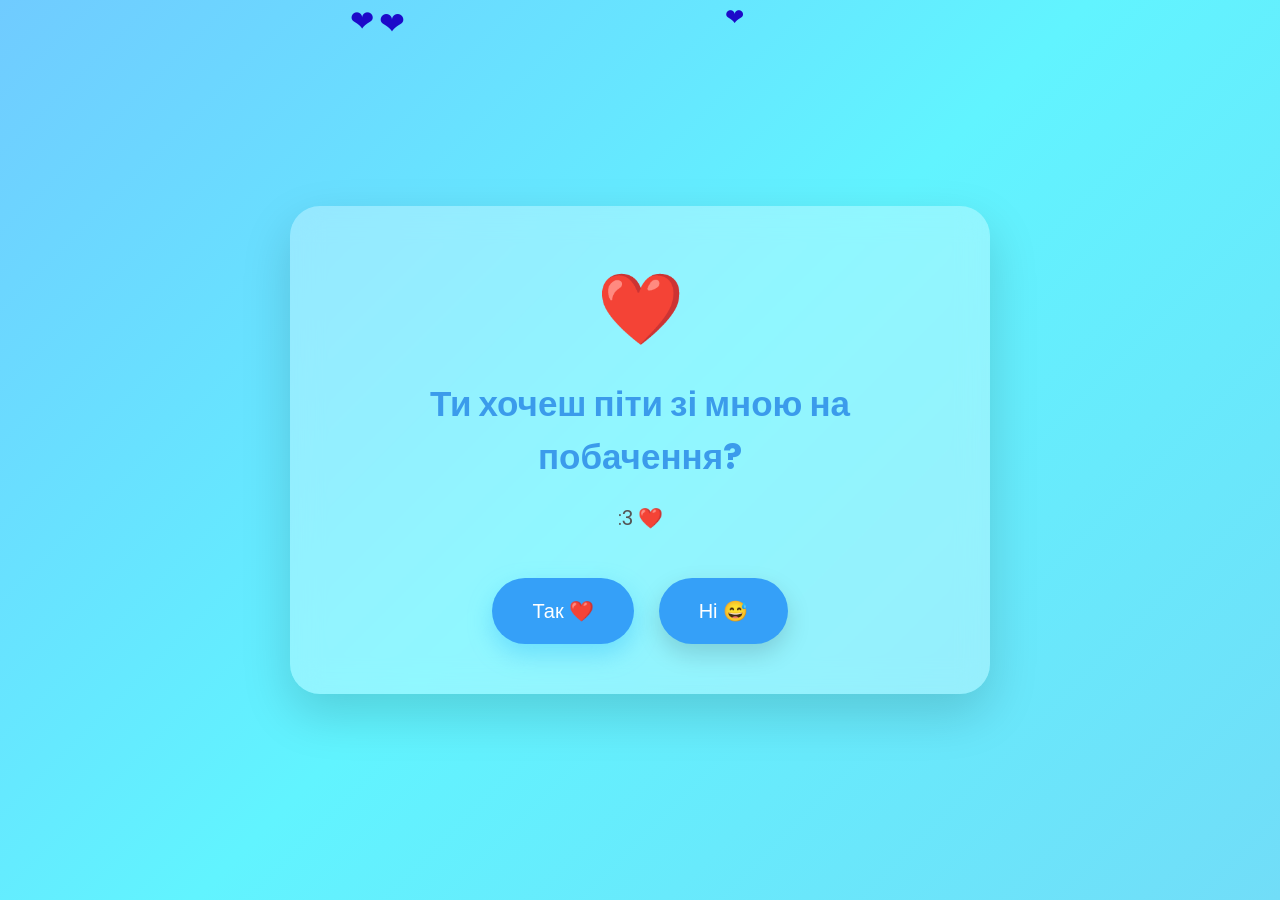
<file: index.html>
<!DOCTYPE html>
<html lang="uk">
<head>
    <meta charset="UTF-8">
    <meta name="viewport" content="width=device-width, initial-scale=1.0">
    <title>ПОБАЧЕННЯ</title>

    <link rel="stylesheet" href="css/style.css">

    <link rel="preconnect" href="https://fonts.googleapis.com">
    <link rel="preconnect" href="https://fonts.gstatic.com" crossorigin>

    <link href="https://fonts.googleapis.com/css2?family=Poppins:wght@300;500;700&display=swap" rel="stylesheet">
</head>

<body>

<div class="hearts"></div>

<div class="container fade">

    <h1>❤️</h1>

    <h2>Ти хочеш піти зі мною на побачення?</h2>

    <p>
        :3 ❤️
    </p>

    <div class="buttons">

        <button id="yesBtn" class="yes-btn">
            Так ❤️
        </button>

        <button id="noBtn" class="no-btn">
            Ні 😅
        </button>

    </div>

</div>

<canvas id="confetti"></canvas>

<script src="js/confetti.js"></script>
<script src="js/index.js"></script>

</body>
</html>
</file>
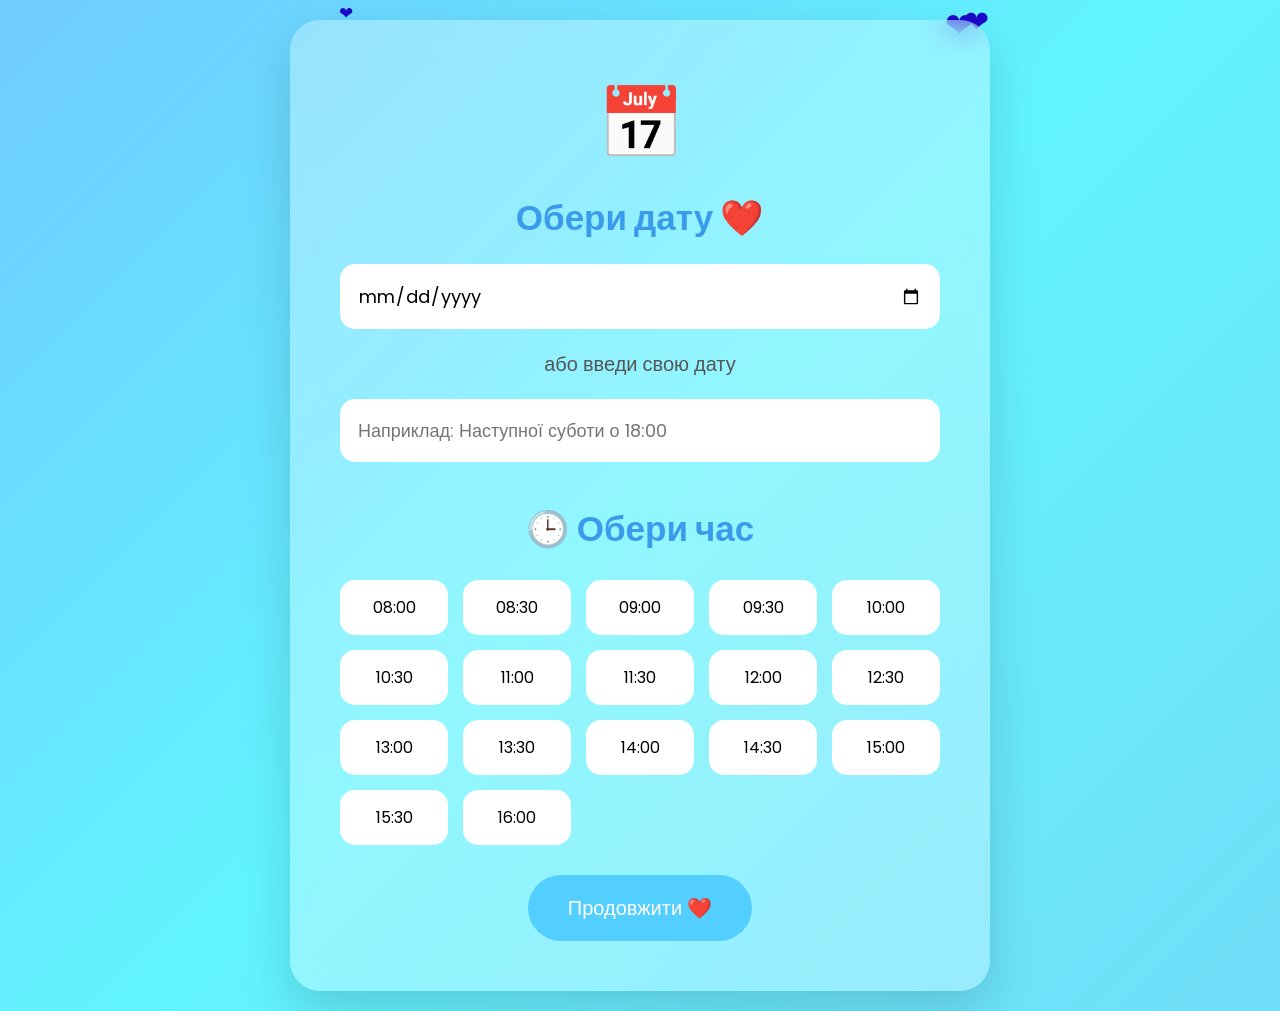
<file: date.html>
<!DOCTYPE html>
<html lang="uk">

<head>

<meta charset="UTF-8">

<meta name="viewport" content="width=device-width, initial-scale=1.0">

<title>Дата ❤️</title>

<link rel="stylesheet" href="css/style.css">

<link rel="preconnect" href="https://fonts.googleapis.com">

<link rel="preconnect" href="https://fonts.gstatic.com" crossorigin>

<link href="https://fonts.googleapis.com/css2?family=Poppins:wght@300;500;700&display=swap" rel="stylesheet">

</head>

<body>

<div class="hearts"></div>

<div class="container fade">

<h1>📅</h1>

<h2>Обери дату ❤️</h2>

<input type="date" id="datePicker">

<p>або введи свою дату</p>

<input
type="text"
id="customDate"
placeholder="Наприклад: Наступної суботи о 18:00">

<h2 style="margin-top:40px;">🕒 Обери час</h2>

<div id="timeContainer" class="time-grid"></div>

<button class="nextBtn" id="nextBtn">
Продовжити ❤️
</button>

</div>

<script src="js/date.js"></script>

</body>

</html>
</file>
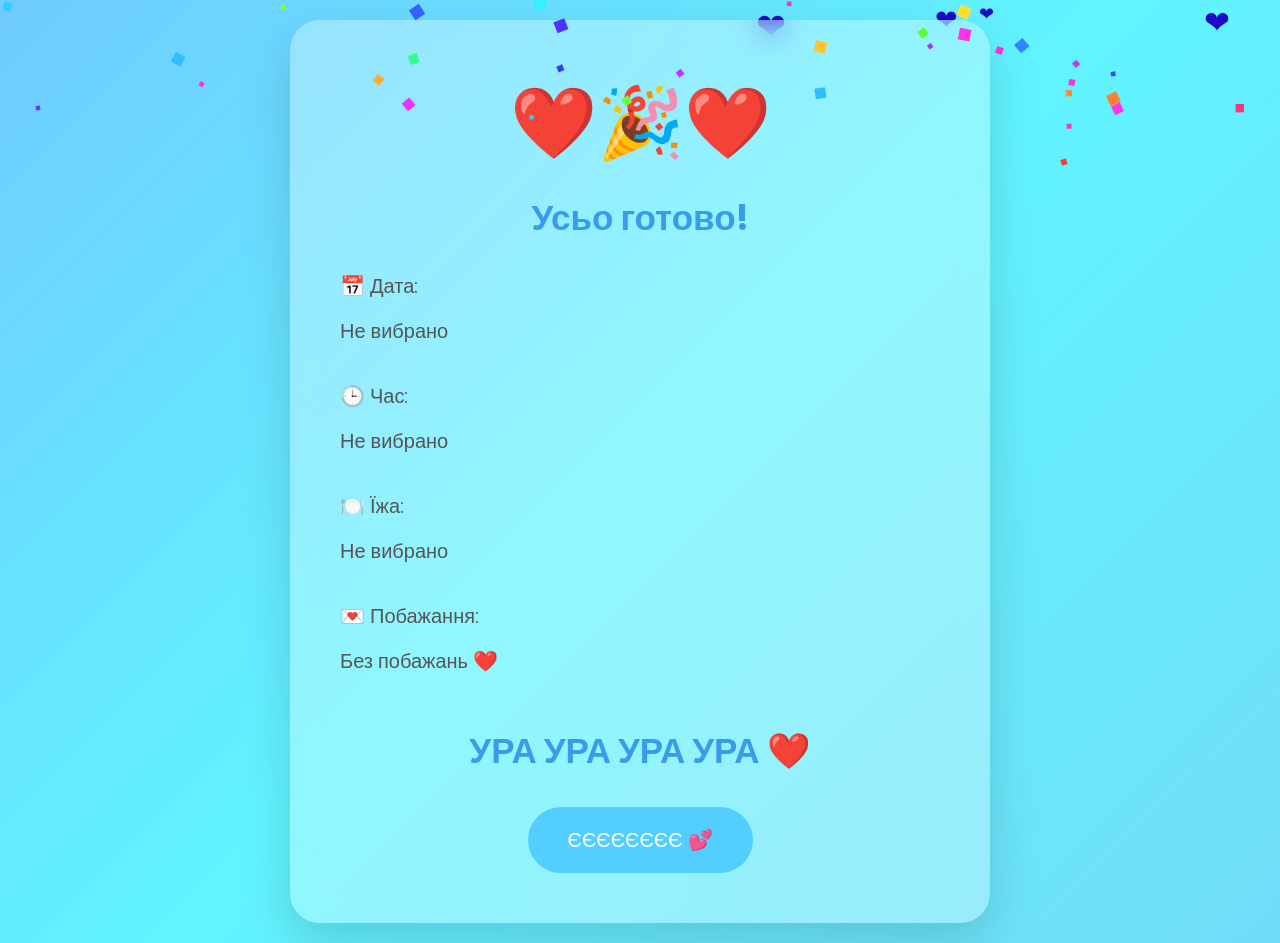
<file: finish.html>
<!DOCTYPE html>
<html lang="uk">

<head>

<meta charset="UTF-8">

<meta name="viewport" content="width=device-width, initial-scale=1.0">

<title>Наше побачення ❤️</title>

<link rel="stylesheet" href="css/style.css">


<link rel="preconnect" href="https://fonts.googleapis.com">

<link rel="preconnect" href="https://fonts.gstatic.com" crossorigin>

<link href="https://fonts.googleapis.com/css2?family=Poppins:wght@300;500;700&display=swap" rel="stylesheet">


</head>


<body>


<div class="hearts"></div>


<canvas id="confetti"></canvas>



<div class="container fade">


<h1>❤️🎉❤️</h1>


<h2>
Усьо готово!
</h2>



<div class="summary">


<p>
📅 Дата:
<br>
<span id="date"></span>
</p>


<p>
🕒 Час:
<br>
<span id="time"></span>
</p>


<p>
🍽️ Їжа:
<br>
<span id="food"></span>
</p>


<p>
💌 Побажання:
<br>
<span id="message"></span>
</p>


</div>



<h2 style="margin-top:40px;">

УРА УРА УРА УРА ❤️

</h2>



<button class="nextBtn" onclick="restart()">

ЄЄЄЄЄЄЄЄ 💕

</button>


</div>




<script src="js/confetti.js"></script>

<script src="js/finish.js"></script>


</body>

</html>
</file>
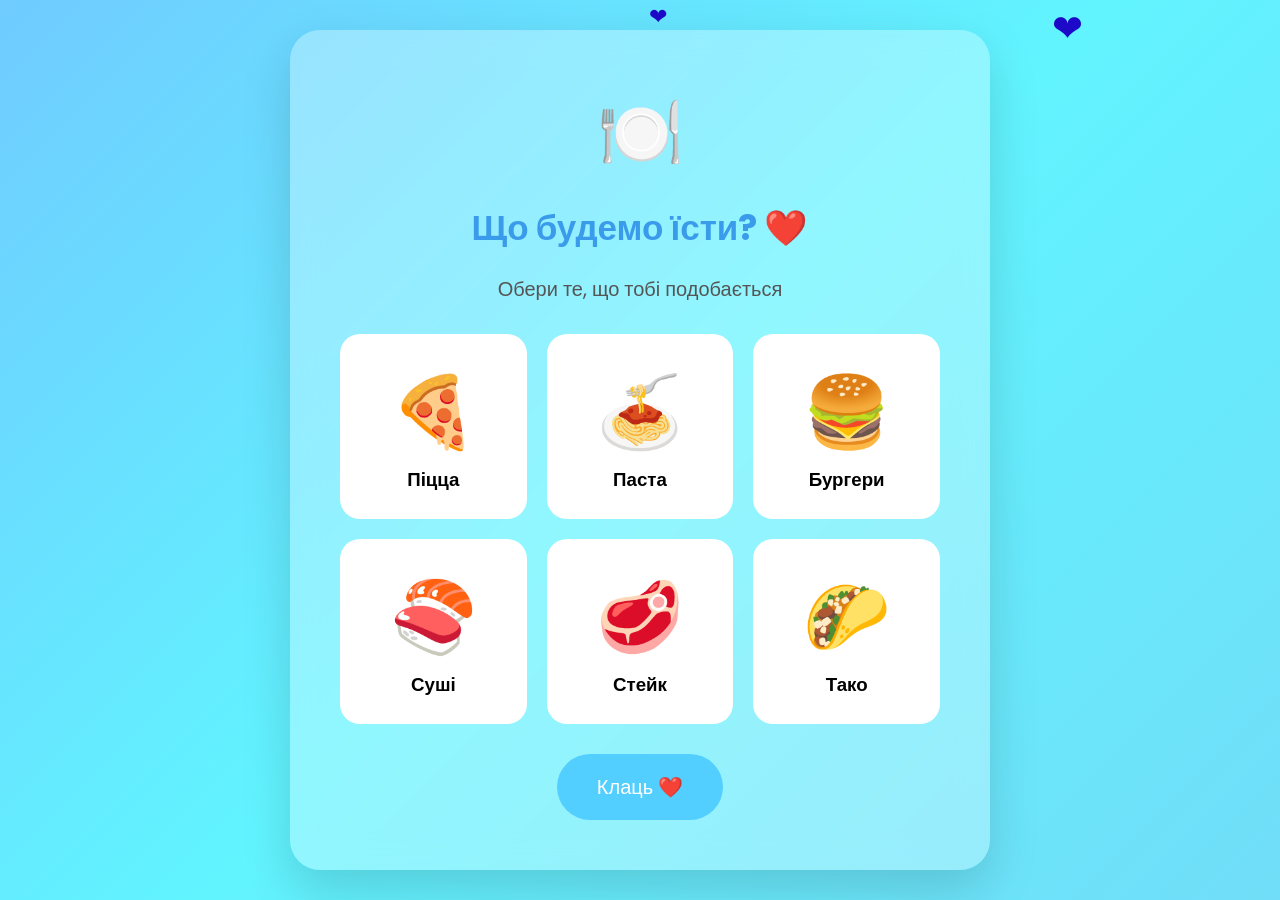
<file: food.html>
<!DOCTYPE html>
<html lang="uk">

<head>

<meta charset="UTF-8">

<meta name="viewport" content="width=device-width, initial-scale=1.0">

<title>Їжа </title>

<link rel="stylesheet" href="css/style.css">

<link rel="preconnect" href="https://fonts.googleapis.com">

<link rel="preconnect" href="https://fonts.gstatic.com" crossorigin>

<link href="https://fonts.googleapis.com/css2?family=Poppins:wght@300;500;700&display=swap" rel="stylesheet">

</head>


<body>

<div class="hearts"></div>


<div class="container fade">

<h1>🍽️</h1>

<h2>Що будемо їсти? ❤️</h2>

<p>Обери те, що тобі подобається</p>


<div class="food-grid">


<div class="food-card" data-food="🍕 Піцца">

<h1>🍕</h1>

<h3>Піцца</h3>

</div>


<div class="food-card" data-food="🍝 Паста">

<h1>🍝</h1>

<h3>Паста</h3>

</div>


<div class="food-card" data-food="🍔 Бургери">

<h1>🍔</h1>

<h3>Бургери</h3>

</div>


<div class="food-card" data-food="🍣 Суші">

<h1>🍣</h1>

<h3>Суші</h3>

</div>


<div class="food-card" data-food="🥩 Стейк">

<h1>🥩</h1>

<h3>Стейк</h3>

</div>


<div class="food-card" data-food="🌮 Тако">

<h1>🌮</h1>

<h3>Тако</h3>

</div>


</div>


<button id="nextFood" class="nextBtn">

Клаць ❤️

</button>


</div>


<script src="js/food.js"></script>


</body>

</html>
</file>
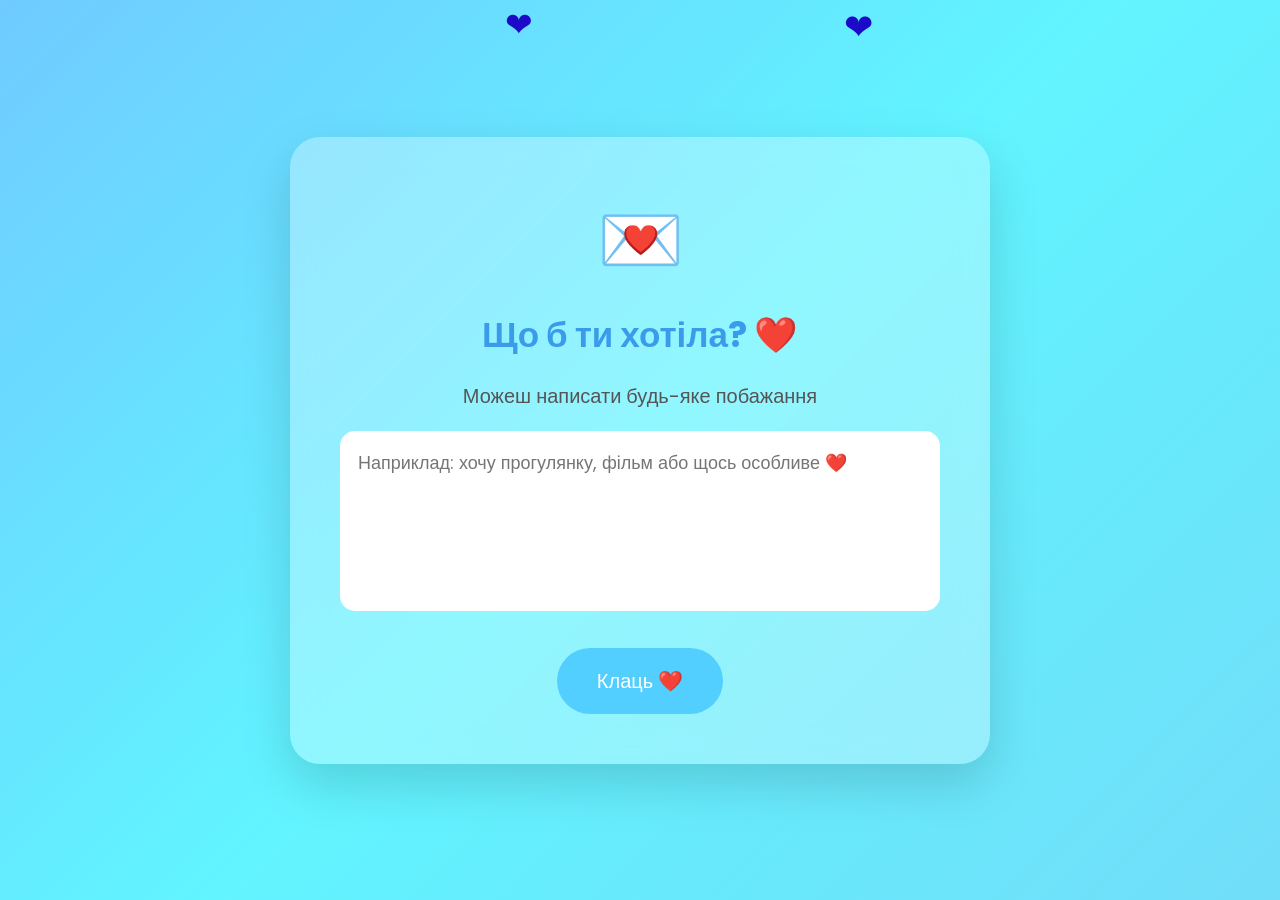
<file: message.html>
<!DOCTYPE html>
<html lang="uk">

<head>

<meta charset="UTF-8">

<meta name="viewport" content="width=device-width, initial-scale=1.0">

<title>Побажання? ❤️</title>

<link rel="stylesheet" href="css/style.css">


<link rel="preconnect" href="https://fonts.googleapis.com">

<link rel="preconnect" href="https://fonts.gstatic.com" crossorigin>

<link href="https://fonts.googleapis.com/css2?family=Poppins:wght@300;500;700&display=swap" rel="stylesheet">


</head>


<body>


<div class="hearts"></div>


<div class="container fade">


<h1>💌</h1>


<h2>Що б ти хотіла? ❤️</h2>


<p>
Можеш написати будь-яке побажання
</p>


<textarea 
id="message"
placeholder="Наприклад: хочу прогулянку, фільм або щось особливе ❤️">
</textarea>



<button id="sendBtn" class="nextBtn">

Клаць ❤️

</button>


</div>


<script src="js/sendTelegram.js"></script>
<script src="js/message.js"></script>


</body>

</html>
</file>
<file: css/style.css>
*{
    margin:0;
    padding:0;
    box-sizing:border-box;
    font-family:'Poppins',sans-serif;
}


body{

    min-height:100vh;

    display:flex;
    justify-content:center;
    align-items:center;

    background:linear-gradient(135deg,#70cbff,#61f4ff,#71ddf8);

    position:relative;

    overflow-x:hidden;

    transition:.5s;

    padding:20px;

}



.container{

    width:90%;

    max-width:700px;

    background:rgba(255,255,255,.3);

    backdrop-filter:blur(15px);

    border-radius:30px;

    padding:50px;

    text-align:center;

    box-shadow:0 20px 50px rgba(0,0,0,.15);

    animation:fadeIn .8s;

    z-index:5;

}



h1{

    font-size:70px;

}



h2{

    margin-top:15px;

    font-size:35px;

    color:#3b9beb;

}



p{

    margin-top:20px;

    font-size:20px;

    color:#555;

}



.buttons{

    margin-top:45px;

    display:flex;

    justify-content:center;

    align-items:center;

    gap:25px;

    position:relative;

}



button{

    border:none;

    cursor:pointer;

    padding:18px 40px;

    border-radius:50px;

    font-size:20px;

    transition:.3s;

}



.yes-btn{

    background:#35a0f8;

    color:white;

    box-shadow:0 10px 25px rgba(47, 186, 250, 0.4);

}



.yes-btn:hover{

    transform:scale(1.08);

}



.no-btn{

    background:#35a0f8;

    color:#ffffff;

    box-shadow:0 10px 25px rgba(0,0,0,.15);

}



.fade{

    animation:fadeIn .7s;

}



@keyframes fadeIn{

    from{

        opacity:0;

        transform:translateY(30px);

    }


    to{

        opacity:1;

        transform:translateY(0);

    }

}



.hearts{

    position:absolute;

    width:100%;

    height:100%;

    overflow:hidden;

    z-index:1;

}



.heart{

    position:absolute;

    color:#1d0ac9;

    animation:float linear infinite;

    user-select:none;

}



@keyframes float{


0%{

    transform:translateY(100vh) rotate(0deg);

    opacity:0;

}



20%{

    opacity:1;

}



100%{

    transform:translateY(-120vh) rotate(360deg);

    opacity:0;

}



}



#confetti{

    position:fixed;

    top:0;

    left:0;

    width:100%;

    height:100%;

    pointer-events:none;

    z-index:999;

}



.time-grid{

    display:grid;

    grid-template-columns:repeat(auto-fit,minmax(90px,1fr));

    gap:15px;

    margin-top:25px;

}



.time-btn{

    background:white;

    border-radius:15px;

    padding:15px;

    cursor:pointer;

    transition:.3s;

}



.time-btn:hover{

    background:#52ceff;

    color:white;

}



.selected{

    background:#52ceff!important;

    color:white;

}



.food-grid{

    display:grid;

    grid-template-columns:repeat(auto-fit,minmax(180px,1fr));

    gap:20px;

    margin-top:30px;

}



.food-card{

    background:white;

    padding:25px;

    border-radius:20px;

    cursor:pointer;

    transition:.3s;

}



.food-card:hover{

    transform:translateY(-8px) scale(1.05);

}



input,
textarea{

    width:100%;

    padding:18px;

    margin-top:20px;

    border:none;

    border-radius:15px;

    font-size:18px;

}



textarea{

    height:180px;

    resize:none;

}



.nextBtn{

    margin-top:30px;

    background:#52ceff;

    color:white;

}



.summary{

    text-align:left;

    font-size:22px;

    line-height:45px;

}




/* 📱 ТЕЛЕФОН */


@media(max-width:700px){


body{

    padding:15px;

    align-items:center;

}



.container{

    width:100%;

    padding:25px 18px;

    border-radius:25px;

}



h1{

    font-size:50px;

}



h2{

    font-size:24px;

}



p{

    font-size:16px;

}



.buttons{

    flex-direction:column;

    width:100%;

}



button{

    width:100%;

    padding:18px;

    font-size:18px;

}



.time-grid{

    grid-template-columns:repeat(3,1fr);

    gap:8px;

}



.time-btn{

    padding:12px 5px;

    font-size:14px;

}



.food-grid{

    grid-template-columns:1fr;

}



.food-card{

    padding:18px;

}



.food-card h1{

    font-size:45px;

}



input,
textarea{

    font-size:16px;

}



textarea{

    height:140px;

}



.summary{

    font-size:17px;

    line-height:35px;

}


}
</file>
